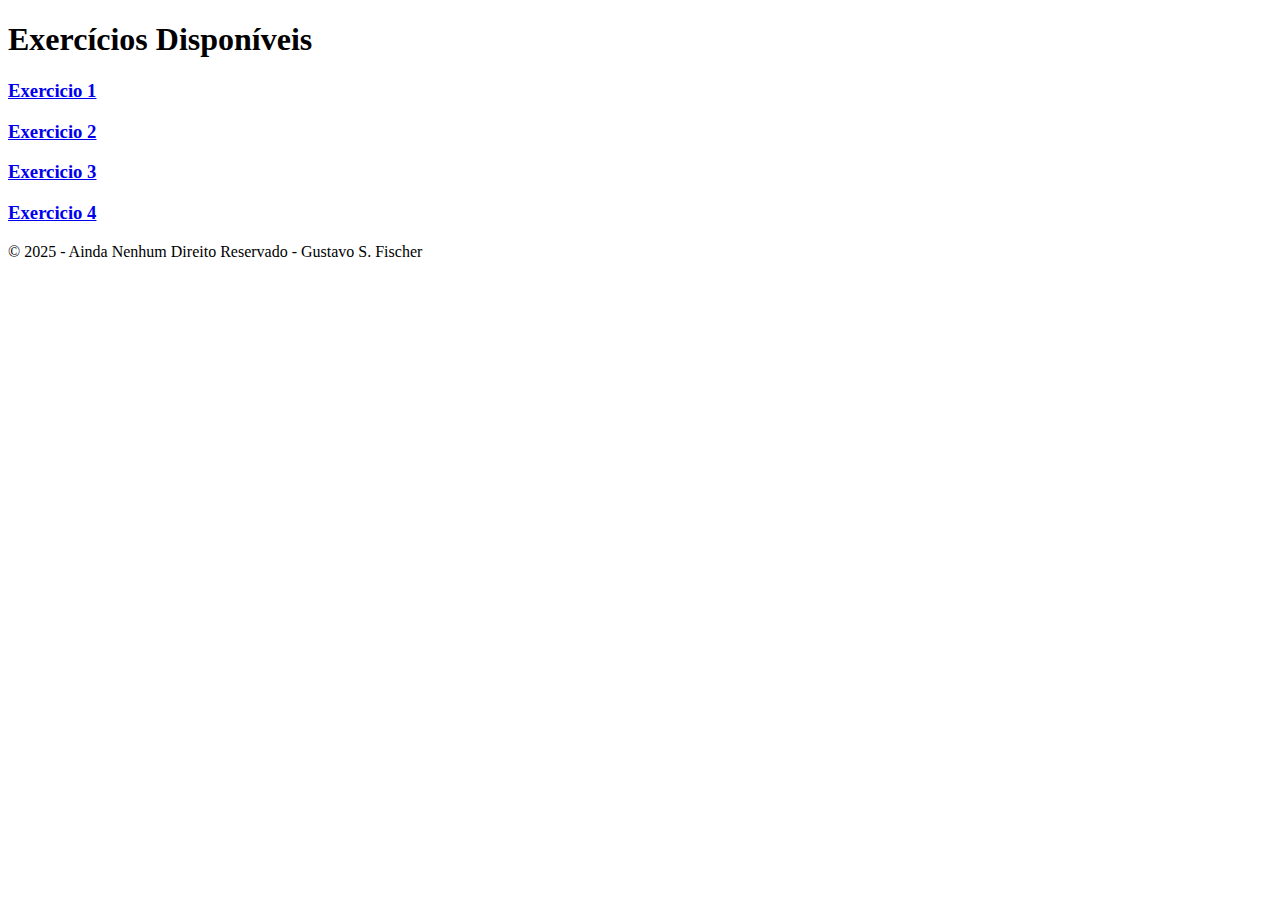
<file: index.html>
<!DOCTYPE html>
<html lang="pt-br">
<head>
    <meta charset="UTF-8">
    <meta name="viewport" content="width=device-width, initial-scale=1.0">
    <title>Página Inicial</title>
</head>
<body>
    <header>
        <h1>Exercícios Disponíveis</h1>
    </header>
    <main>
        <section>
            <h3><a href="exercicio1/index.html">Exercicio 1</a></h3>
            <h3><a href="exercicio2/index.html">Exercicio 2</a></h3>
            <h3><a href="exercicio3/index.html">Exercicio 3</a></h3>
            <h3><a href="exercicio4/index.html">Exercicio 4</a></h3>
        </section>
    </main>
    <footer>
        &copy; 2025 - Ainda Nenhum Direito Reservado - Gustavo S. Fischer
    </footer>
</body>
</html>
</file>
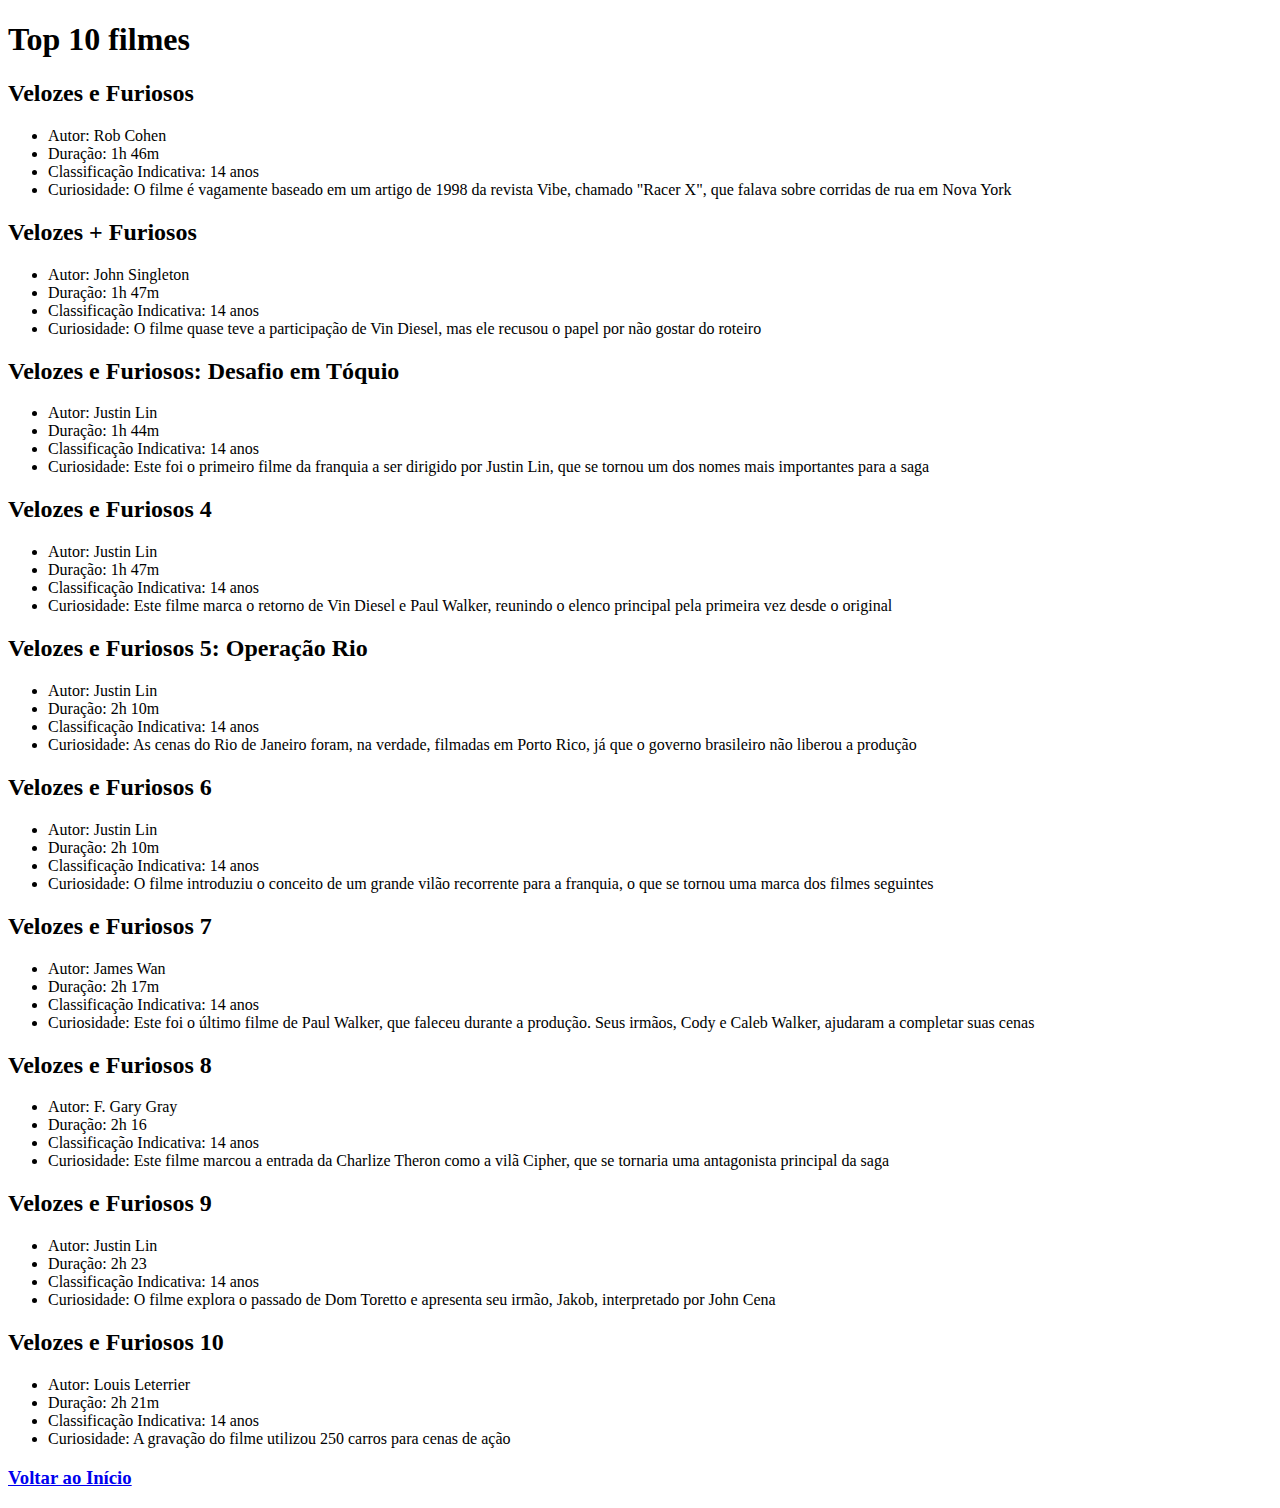
<file: exercicio1/index.html>
<!DOCTYPE html>
<html lang="pt-br">
<head>
    <meta charset="UTF-8">
    <meta name="viewport" content="width=device-width, initial-scale=1.0">
    <title>Exercício 1</title>
</head>
<body>
    <header>
        <h1>Top 10 filmes</h1>
    </header>
    <main>
        <section>
            <h2>Velozes e Furiosos</h2>
            <ul>
                <li>Autor: Rob Cohen</li>
                <li>Duração: 1h 46m</li>
                <li>Classificação Indicativa: 14 anos</li>
                <li>Curiosidade: O filme é vagamente baseado em um artigo de 1998 da revista Vibe, chamado "Racer X", que falava sobre corridas de rua em Nova York</li>
            </ul>
        </section>
        <section>
            <h2>Velozes + Furiosos</h2>
            <ul>
                <li>Autor: John Singleton</li>
                <li>Duração: 1h 47m</li>
                <li>Classificação Indicativa: 14 anos</li>
                <li>Curiosidade: O filme quase teve a participação de Vin Diesel, mas ele recusou o papel por não gostar do roteiro</li>
            </ul>
        </section>
        <section>
            <h2>Velozes e Furiosos: Desafio em Tóquio</h2>
            <ul>
                <li>Autor: Justin Lin</li>
                <li>Duração: 1h 44m</li>
                <li>Classificação Indicativa: 14 anos</li>
                <li>Curiosidade: Este foi o primeiro filme da franquia a ser dirigido por Justin Lin, que se tornou um dos nomes mais importantes para a saga</li>
            </ul>
        </section>
        <section>
            <h2>Velozes e Furiosos 4</h2>
            <ul>
                <li>Autor: Justin Lin</li>
                <li>Duração: 1h 47m</li>
                <li>Classificação Indicativa: 14 anos</li>
                <li>Curiosidade: Este filme marca o retorno de Vin Diesel e Paul Walker, reunindo o elenco principal pela primeira vez desde o original</li>
            </ul>
        </section>
        <section>
            <h2>Velozes e Furiosos 5: Operação Rio</h2>
            <ul>
                <li>Autor: Justin Lin</li>
                <li>Duração: 2h 10m</li>
                <li>Classificação Indicativa: 14 anos</li>
                <li>Curiosidade: As cenas do Rio de Janeiro foram, na verdade, filmadas em Porto Rico, já que o governo brasileiro não liberou a produção</li>
            </ul>
        </section>
        <section>
            <h2>Velozes e Furiosos 6</h2>
            <ul>
                <li>Autor: Justin Lin</li>
                <li>Duração: 2h 10m</li>
                <li>Classificação Indicativa: 14 anos</li>
                <li>Curiosidade: O filme introduziu o conceito de um grande vilão recorrente para a franquia, o que se tornou uma marca dos filmes seguintes</li>
            </ul>
        </section>
        <section>
            <h2>Velozes e Furiosos 7</h2>
            <ul>
                <li>Autor: James Wan</li>
                <li>Duração: 2h 17m</li>
                <li>Classificação Indicativa: 14 anos</li>
                <li>Curiosidade: Este foi o último filme de Paul Walker, que faleceu durante a produção. Seus irmãos, Cody e Caleb Walker, ajudaram a completar suas cenas</li>
            </ul>
        </section>
        <section>
            <h2>Velozes e Furiosos 8</h2>
            <ul>
                <li>Autor: F. Gary Gray</li>
                <li>Duração: 2h 16</li>
                <li>Classificação Indicativa: 14 anos</li>
                <li>Curiosidade: Este filme marcou a entrada da Charlize Theron como a vilã Cipher, que se tornaria uma antagonista principal da saga</li>
            </ul>
        </section>
        <section>
            <h2>Velozes e Furiosos 9</h2>
            <ul>
                <li>Autor: Justin Lin</li>
                <li>Duração: 2h 23</li>
                <li>Classificação Indicativa: 14 anos</li>
                <li>Curiosidade: O filme explora o passado de Dom Toretto e apresenta seu irmão, Jakob, interpretado por John Cena</li>
            </ul>
        </section>
        <section>
            <h2>Velozes e Furiosos 10</h2>
            <ul>
                <li>Autor: Louis Leterrier</li>
                <li>Duração: 2h 21m</li>
                <li>Classificação Indicativa: 14 anos</li>
                <li>Curiosidade: A gravação do filme utilizou 250 carros para cenas de ação</li>
            </ul>
        </section>
    </main>
    <footer>
        <h3><a href="../index.html">Voltar ao Início</a></h3>
    </footer>
</body>
</html>
</file>
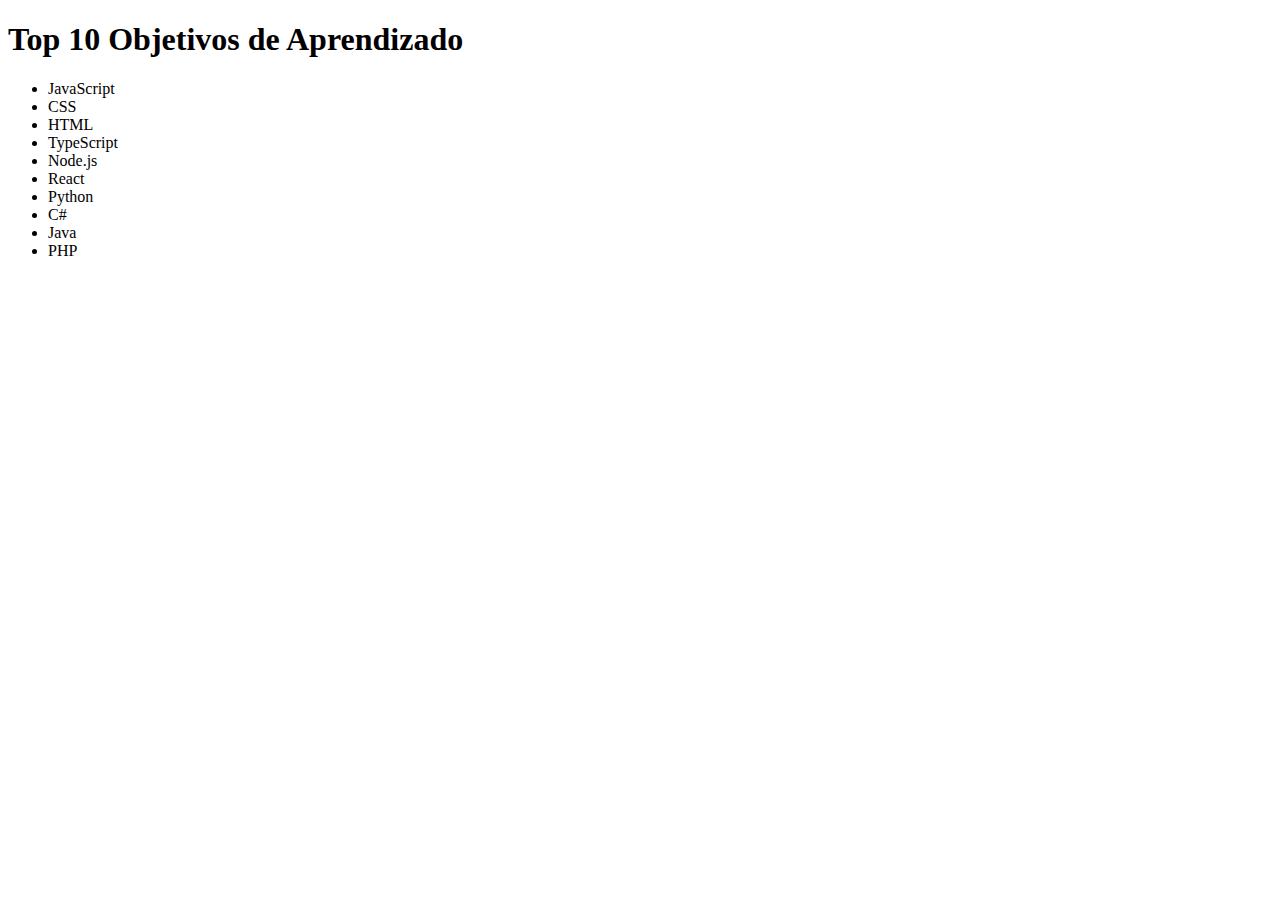
<file: exercicio2/index.html>
<!DOCTYPE html>
<html lang="pt-br">
<head>
    <meta charset="UTF-8">
    <meta name="viewport" content="width=device-width, initial-scale=1.0">
    <title>Exercício 2</title>
</head>
<body>
    <header>
        <h1>Top 10 Objetivos de Aprendizado</h1>
    </header>
    <main>
        <section>
            <ul>
                <li>JavaScript</li>
                <li>CSS</li>
                <li>HTML</li>
                <li>TypeScript</li>
                <li>Node.js</li>
                <li>React</li>
                <li>Python</li>
                <li>C#</li>
                <li>Java</li>
                <li>PHP</li>
            </ul>
        </section>
    </main>
    <footer>

    </footer>
</body>
</html>
</file>
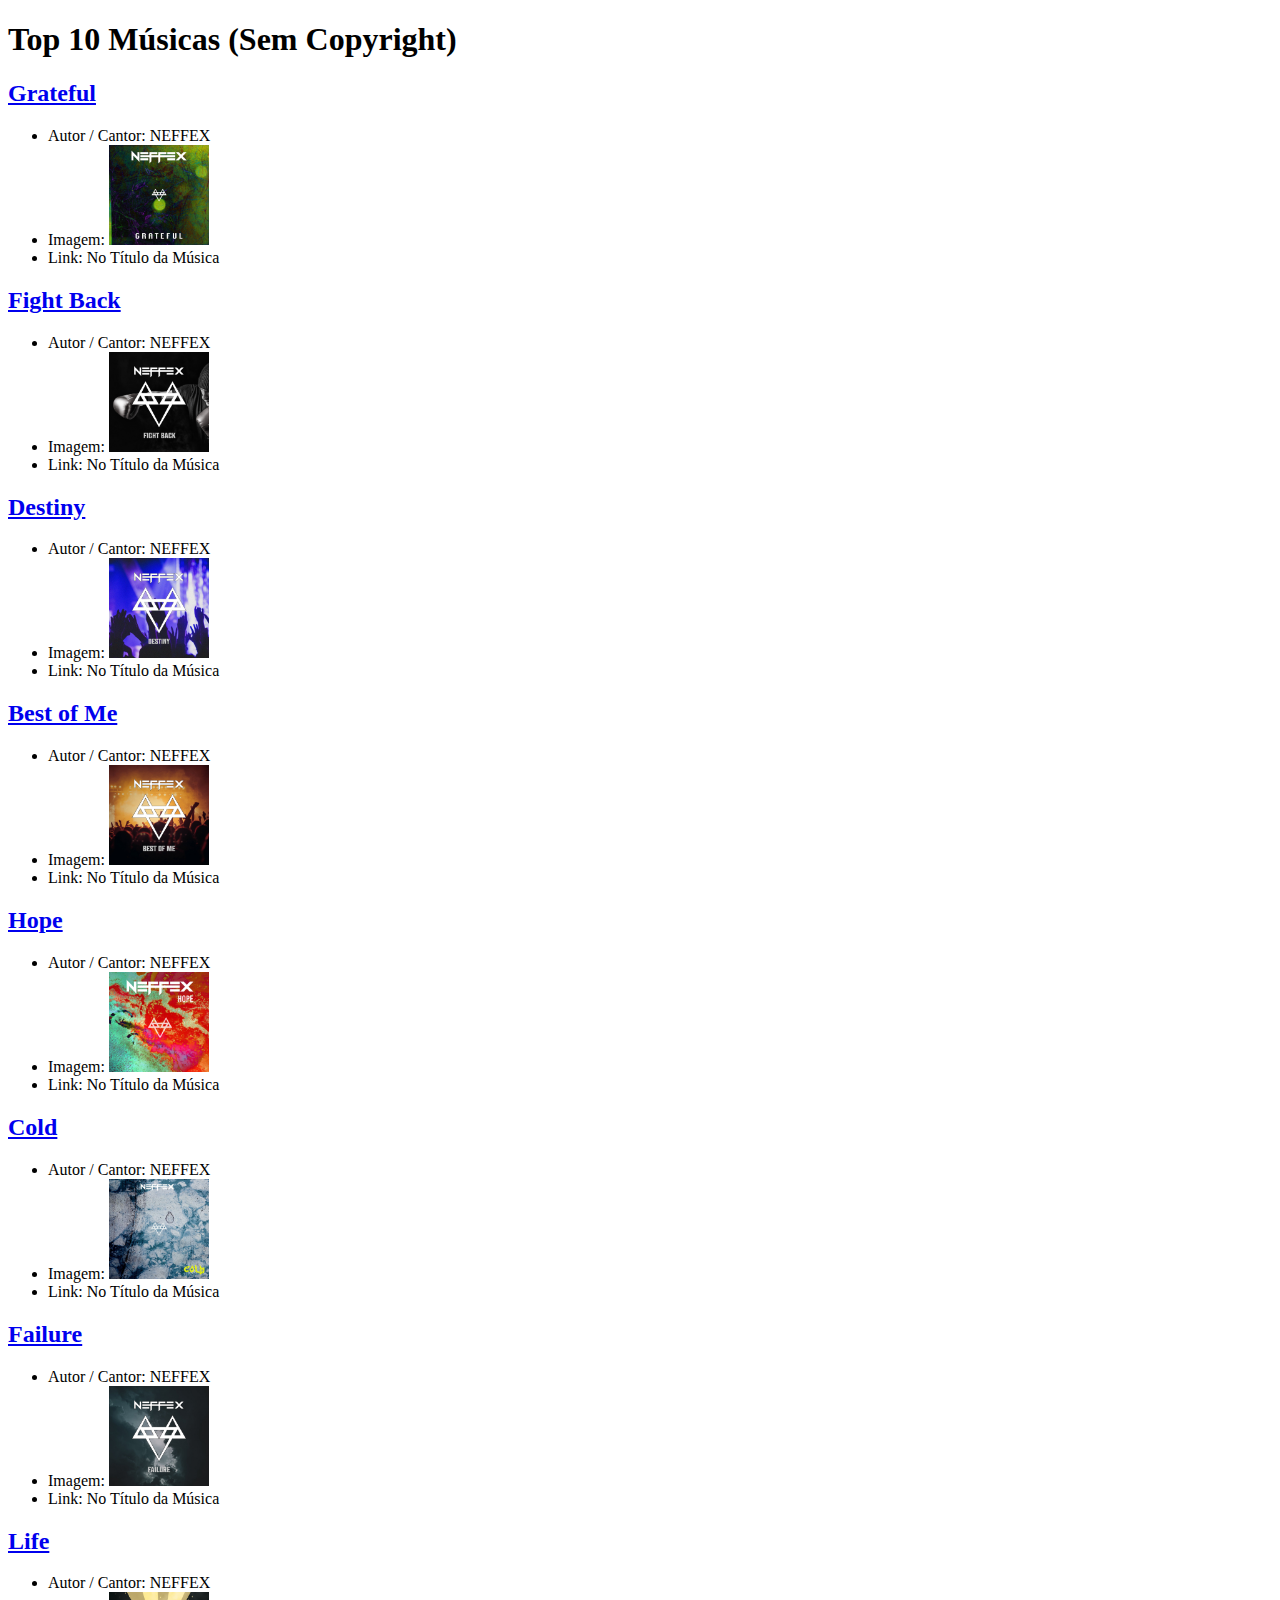
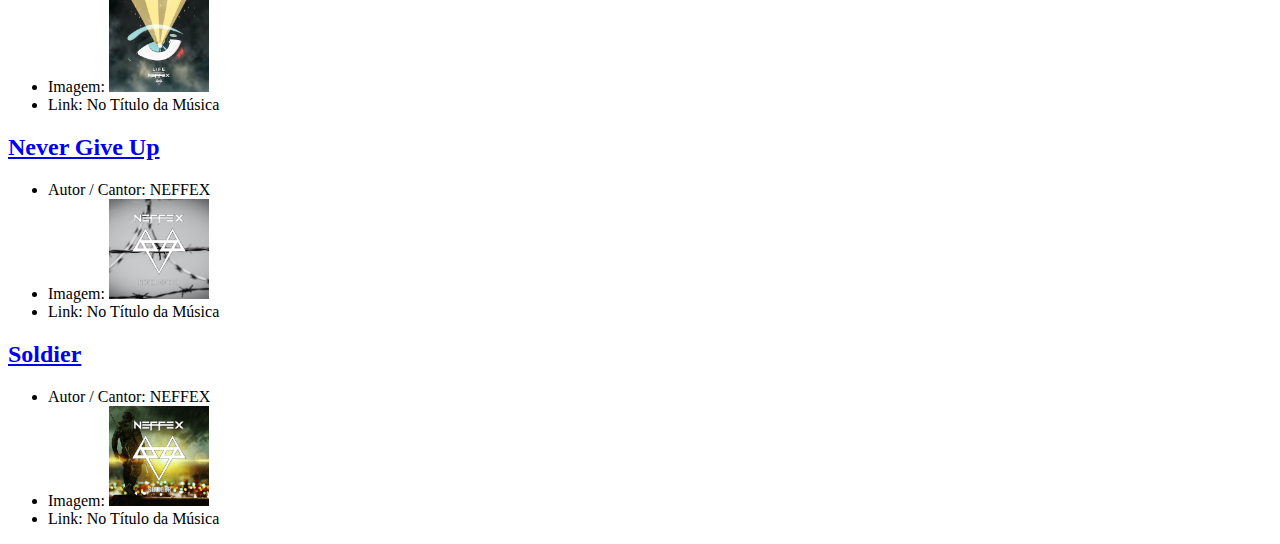
<file: exercicio3/index.html>
<!DOCTYPE html>
<html lang="pt-br">
<head>
    <meta charset="UTF-8">
    <meta name="viewport" content="width=device-width, initial-scale=1.0">
    <title>Document</title>
</head>
<body>
    <header>
        <h1>Top 10 Músicas (Sem Copyright)</h1>
    </header>
    <main>
        <section>
            <h2><a href="https://www.youtube.com/watch?v=83RUhxsfLWs">Grateful</a></h2>
            <ul>
                <li>Autor / Cantor: NEFFEX</li>
                <li>Imagem: <img src="../imgs/exercicio3/grateful.jfif" alt="grateful" width="100" height="100"></li>
                <li>Link: No Título da Música</li>
            </ul>
        </section>
        <section>
            <h2><a href="https://www.youtube.com/watch?v=CYDP_8UTAus">Fight Back</a></h2>
            <ul>
                <li>Autor / Cantor: NEFFEX</li>
                <li>Imagem: <img src="../imgs/exercicio3/fight-back.jfif" alt="fight-back" width="100" height="100"></li>
                <li>Link: No Título da Música</li>
            </ul>
        </section>
        <section>
            <h2><a href="https://www.youtube.com/watch?v=24C8r8JupYY">Destiny</a></h2>
            <ul>
                <li>Autor / Cantor: NEFFEX</li>
                <li>Imagem: <img src="../imgs/exercicio3/destiny.jfif" alt="destiny" width="100" height="100"></li>
                <li>Link: No Título da Música</li>
            </ul>
        </section>
        <section>
            <h2><a href="https://www.youtube.com/watch?v=A4LiP8WFuG0">Best of Me</a></h2>
            <ul>
                <li>Autor / Cantor: NEFFEX</li>
                <li>Imagem: <img src="../imgs/exercicio3/best-of-me.jfif" alt="best-of-me" width="100" height="100"></li>
                <li>Link: No Título da Música</li>
            </ul>
        </section>
        <section>
            <h2><a href="https://www.youtube.com/watch?v=TXcg25C56xM">Hope</a></h2>
            <ul>
                <li>Autor / Cantor: NEFFEX</li>
                <li>Imagem: <img src="../imgs/exercicio3/hope.jfif" alt="hope" width="100" height="100"></li>
                <li>Link: No Título da Música</li>
            </ul>
        </section>
        <section>
            <h2><a href="https://www.youtube.com/watch?v=WzQBAc8i73E">Cold</a></h2>
            <ul>
                <li>Autor / Cantor: NEFFEX</li>
                <li>Imagem: <img src="../imgs/exercicio3/cold.jfif" alt="cold" width="100" height="100"></li>
                <li>Link: No Título da Música</li>
            </ul>
        </section>
        <section>
            <h2><a href="https://www.youtube.com/watch?v=YKqDiNJJPXk">Failure</a></h2>
            <ul>
                <li>Autor / Cantor: NEFFEX</li>
                <li>Imagem: <img src="../imgs/exercicio3/failure.jfif" alt="failure" width="100" height="100"></li>
                <li>Link: No Título da Música</li>
            </ul>
        </section>
        <section>
            <h2><a href="https://www.youtube.com/watch?v=TPCaWQQo11A">Life</a></h2>
            <ul>
                <li>Autor / Cantor: NEFFEX</li>
                <li>Imagem: <img src="../imgs/exercicio3/life.jfif" alt="life" width="100" height="100"></li>
                <li>Link: No Título da Música</li>
            </ul>
        </section>
        <section>
            <h2><a href="https://www.youtube.com/watch?v=_70Q-Xj3rEo">Never Give Up</a></h2>
            <ul>
                <li>Autor / Cantor: NEFFEX</li>
                <li>Imagem: <img src="../imgs/exercicio3/never-give-up.jfif" alt="never-give-up" width="100" height="100"></li>
                <li>Link: No Título da Música</li>
            </ul>
        </section>
        <section>
            <h2><a href="https://www.youtube.com/watch?v=Ccsh_-Cucl4">Soldier</a></h2>
            <ul>
                <li>Autor / Cantor: NEFFEX</li>
                <li>Imagem: <img src="../imgs/exercicio3/soldier.jfif" alt="soldier" width="100" height="100"></li>
                <li>Link: No Título da Música</li>
            </ul>
        </section>
    </main>
    <footer>

    </footer>
</body>
</html>
</file>
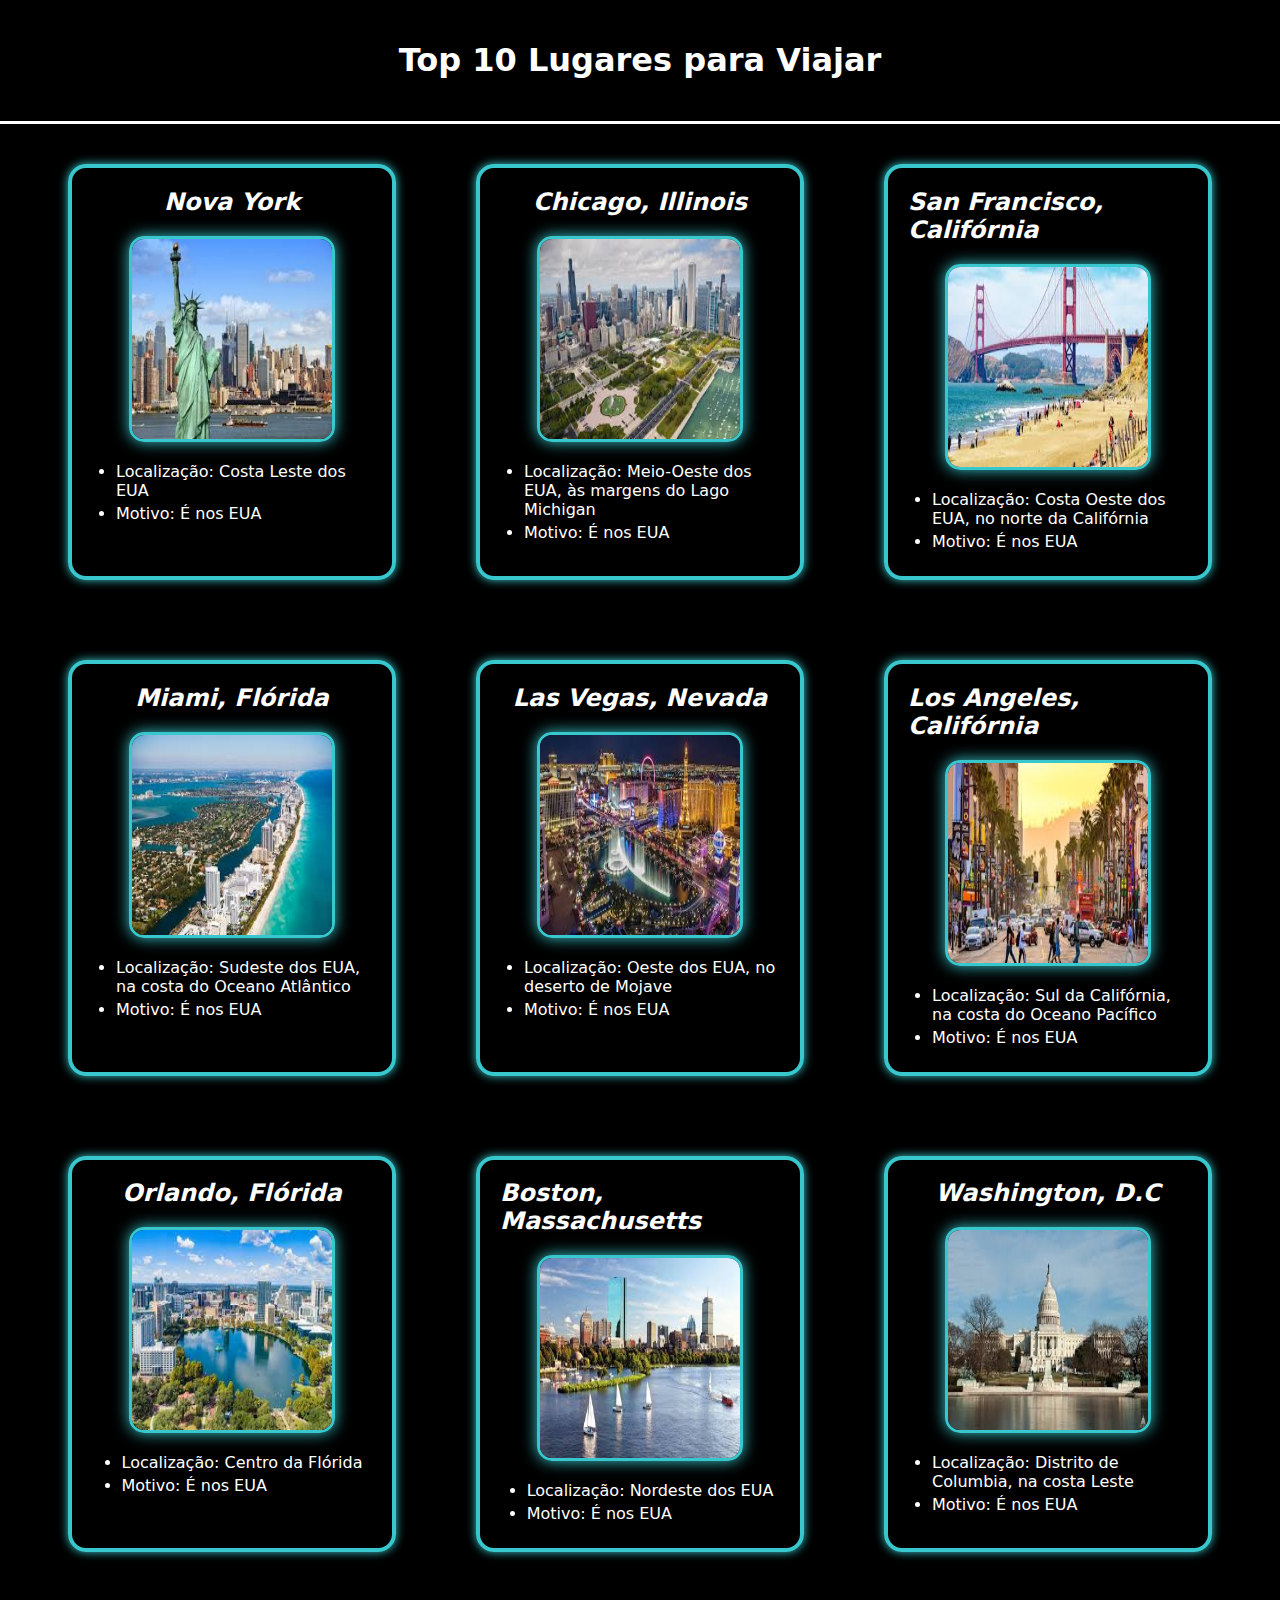
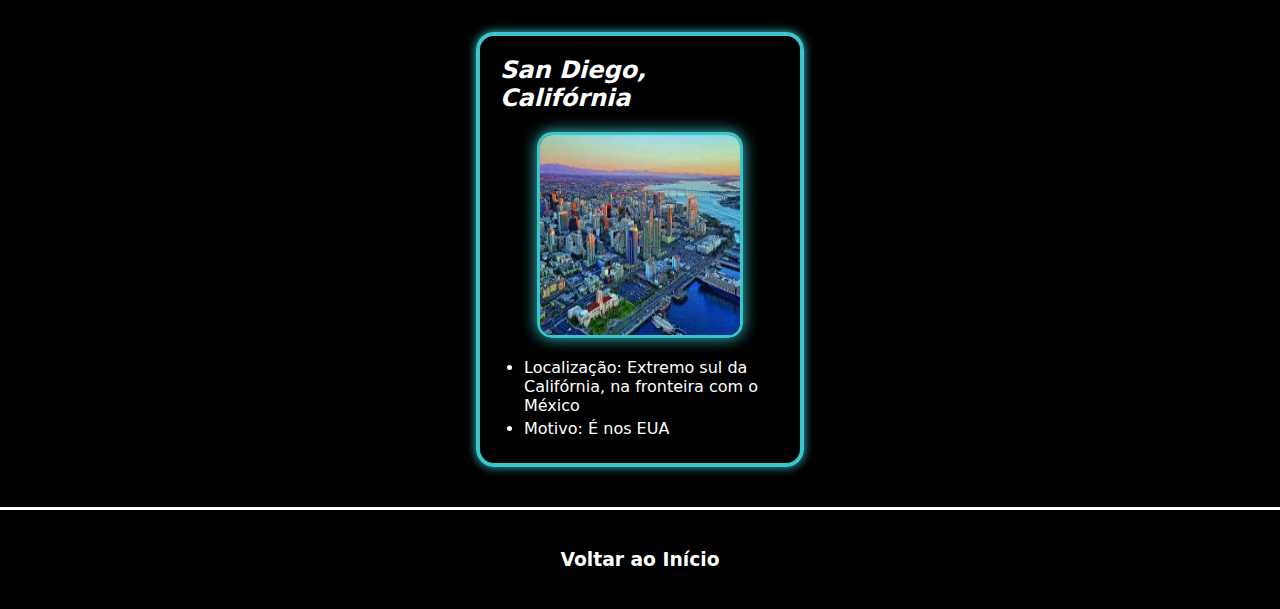
<file: exercicio4/index.html>
<!DOCTYPE html>
<html lang="pt-br">
<head>
    <meta charset="UTF-8">
    <meta name="viewport" content="width=device-width, initial-scale=1.0">
    <title>Exercício 4</title>
    <link rel="stylesheet" href="../style/exercicio4.css">
</head>
<body>
    <header>
        <h1>Top 10 Lugares para Viajar</h1>
    </header>
    <main>
        <section class="card">
            <h2>Nova York</h2>
            <img src="../imgs/exercicio4/nova-york.jfif" alt="nova-york" width="200" height="200">
            <ul>
                <li>Localização: Costa Leste dos EUA</li>
                <li>Motivo: É nos EUA</li>
            </ul>
        </section>
        <section class="card">
            <h2>Chicago, Illinois</h2>
            <img src="../imgs/exercicio4/chicago.jfif" alt="chicago" width="200" height="200">
            <ul>
                <li>Localização: Meio-Oeste dos EUA, às margens do Lago Michigan</li>
                <li>Motivo: É nos EUA</li>
            </ul>
        </section>
        <section class="card">
            <h2>San Francisco, Califórnia</h2>
            <img src="../imgs/exercicio4/san-francisco.jfif" alt="san-francisco" width="200" height="200">
            <ul>
                <li>Localização: Costa Oeste dos EUA, no norte da Califórnia</li>
                <li>Motivo: É nos EUA</li>
            </ul>
        </section>
        <section class="card">
            <h2>Miami, Flórida</h2>
            <img src="../imgs/exercicio4/miami.jfif" alt="miami" width="200" height="200">
            <ul>
                <li>Localização: Sudeste dos EUA, na costa do Oceano Atlântico</li>
                <li>Motivo: É nos EUA</li>
            </ul>
        </section>
        <section class="card">
            <h2>Las Vegas, Nevada</h2>
            <img src="../imgs/exercicio4/las-vegas.jfif" alt="las-vegas" width="200" height="200">
            <ul>
                <li>Localização: Oeste dos EUA, no deserto de Mojave</li>
                <li>Motivo: É nos EUA</li>
            </ul>
        </section>
        <section class="card">
            <h2>Los Angeles, Califórnia</h2>
            <img src="../imgs/exercicio4/los-angeles.jfif" alt="los-angeles" width="200" height="200">
            <ul>
                <li>Localização: Sul da Califórnia, na costa do Oceano Pacífico</li>
                <li>Motivo: É nos EUA</li>
            </ul>
        </section>
        <section class="card">
            <h2>Orlando, Flórida</h2>
            <img src="../imgs/exercicio4/orlando.jfif" alt="orlando" width="200" height="200">
            <ul>
                <li>Localização: Centro da Flórida</li>
                <li>Motivo: É nos EUA</li>
            </ul>
        </section>
        <section class="card">
            <h2>Boston, Massachusetts</h2>
            <img src="../imgs/exercicio4/boston.jfif" alt="boston" width="200" height="200">
            <ul>
                <li>Localização: Nordeste dos EUA</li>
                <li>Motivo: É nos EUA</li>
            </ul>
        </section>
        <section class="card">
            <h2>Washington, D.C</h2>
            <img src="../imgs/exercicio4/washington.jfif" alt="washington" width="200" height="200">
            <ul>
                <li>Localização: Distrito de Columbia, na costa Leste</li>
                <li>Motivo: É nos EUA</li>
            </ul>
        </section>
        <section class="card">
            <h2>San Diego, Califórnia</h2>
            <img src="../imgs/exercicio4/san-diego.jfif" alt="san-diego" width="200" height="200">
            <ul>
                <li>Localização: Extremo sul da Califórnia, na fronteira com o México</li>
                <li>Motivo: É nos EUA</li>
            </ul>
        </section>
    </main>
    <footer>
        <h3><a href="../index.html">Voltar ao Início</a></h3>
    </footer>
</body>
</html>
</file>
<file: style/exercicio4.css>
/* chamar o arquivo com as variaveis padrão */

@import url(raizera.css);

/* body */

body {
    background-color: black;
    color: white;
    font-family: system-ui;
    margin: 0;
    display: flex;
    flex-direction: column;
    align-items: center;
    min-height: max-content;
    cursor: default;
}

/* img */

img {
    border: 3px solid var(--cor-primaria);
    border-radius: 15px;
    box-shadow: var(--cor-primaria) 0 0 15px;
}

/* ul (lista não ordenada) */

ul {
    padding-left: 20px;
}

/* li (item (da lista não-ordenada)) */

li {
    margin: 4px;
}

/* a (links locais) */

a {
    text-decoration: none;
    color: white;
    transition: color 0.2s;
}

a:hover {
    color: var(--cor-primaria);
}

/* footer */

footer {
    padding: 20px;
    position: center;
    padding-left: 0;
    padding-right: 0;
    width: 100%;
    text-align: center;
    border-top: 3px solid white;
    background-color: black;
    bottom: 0;
    transition: border-top 0.2s;
}

footer:has(a:hover) {
    border-top: 3px solid var(--cor-primaria);
}

/* header */

header {
    margin: 0;
    padding: 20px;
    padding-left: 0;
    padding-right: 0;
    width: 100%;
    text-align: center;
    border-bottom: 3px solid white;
}

header:hover {
    cursor: default;
}

/* main */

main {
    display: flex;
    flex-wrap: wrap;
    justify-content: center;
}

/* classes */

.card {
    padding: 20px;
    margin: 40px;
    border: 4px solid var(--cor-primaria);
    border-radius: 18px;
    box-shadow: var(--cor-primaria) 0 0 10px;
    transition: scale 0.2s, box-shadow 0.2s;
    min-width: 280px;
    max-width: 280px;
    align-items: center;
    padding-top: 0;
    padding-bottom: 5px;
    display: flex;
    flex-direction: column;
}

.card h2 {
    font-style: italic;
}

.card:hover {
    scale: 105%;
    box-shadow: var(--cor-primaria) 0 0 15px;
}
</file>
